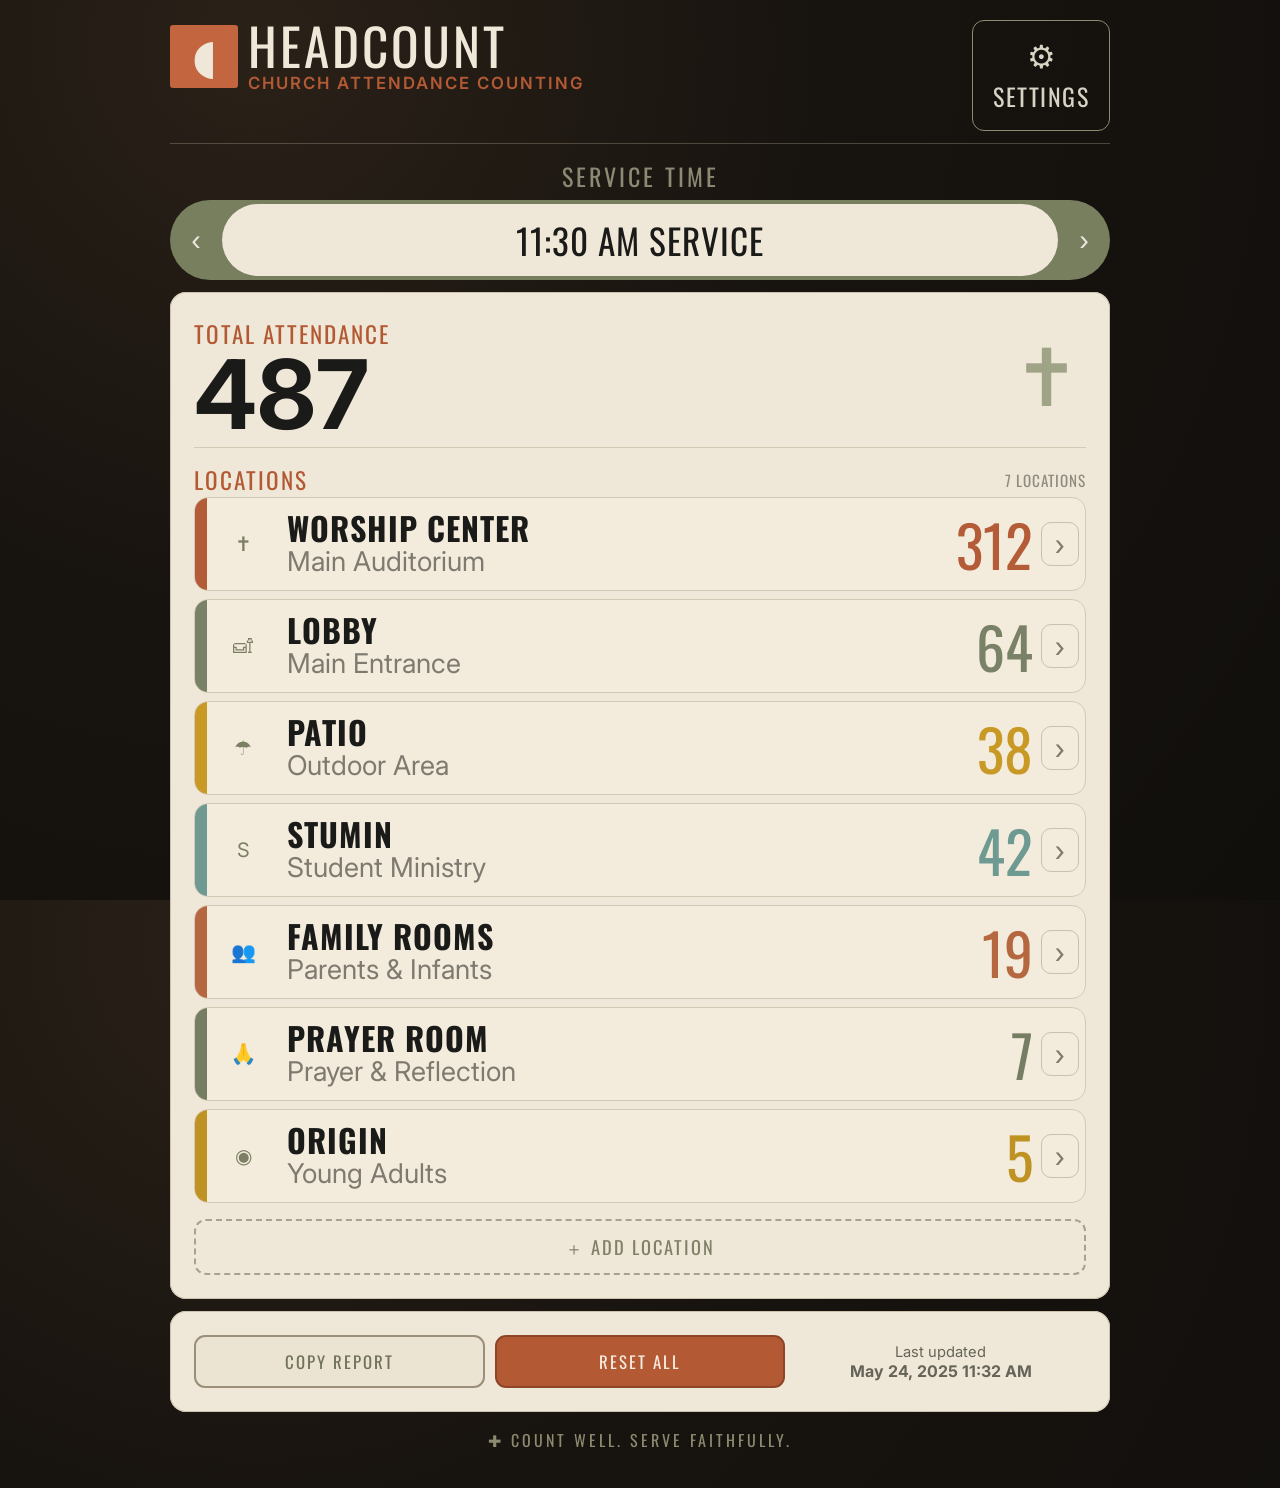
<file: index.html>
<!doctype html>
<html lang="en">
<head>
  <meta charset="UTF-8" />
  <meta name="viewport" content="width=device-width, initial-scale=1.0" />
  <title>Headcount · Dashboard</title>
  <link rel="preconnect" href="https://fonts.googleapis.com">
  <link rel="preconnect" href="https://fonts.gstatic.com" crossorigin>
  <link href="https://fonts.googleapis.com/css2?family=Oswald:wght@300;400;500;600&family=Inter:wght@300;400;600;700&display=swap" rel="stylesheet">
  <link rel="stylesheet" href="style.css" />
</head>
<body>
  <div class="app-shell">
    <header class="topbar">
      <div class="brand">
        <div class="brand-mark">◖</div>
        <div>
          <h1>HEADCOUNT</h1>
          <p>CHURCH ATTENDANCE COUNTING</p>
        </div>
      </div>
      <a class="settings-btn" href="settings.html" aria-label="settings">⚙<span>SETTINGS</span></a>
    </header>

    <section class="service-picker">
      <h2>SERVICE TIME</h2>
      <div class="picker-control">
        <button id="prevService">‹</button>
        <div id="serviceLabel">11:30 AM SERVICE</div>
        <button id="nextService">›</button>
      </div>
    </section>

    <main class="card stack-gap">
      <section class="summary">
        <div>
          <h3>TOTAL ATTENDANCE</h3>
          <div class="total" id="totalCount">487</div>
        </div>
        <div class="church-art" aria-hidden="true">✝</div>
      </section>

      <section>
        <div class="section-head">
          <h3>LOCATIONS</h3>
          <span>7 LOCATIONS</span>
        </div>
        <div id="locationList"></div>
        <button class="add-btn" id="addLocation">＋ ADD LOCATION</button>
      </section>
    </main>

    <footer class="bottom-actions card">
      <button class="ghost">COPY REPORT</button>
      <button class="accent" id="resetAll">RESET ALL</button>
      <div class="updated">Last updated<br><strong id="updatedAt">May 24, 2025 11:32 AM</strong></div>
    </footer>

    <p class="motto">✚ COUNT WELL. SERVE FAITHFULLY.</p>
  </div>
  <script src="script.js"></script>
</body>
</html>
</file>
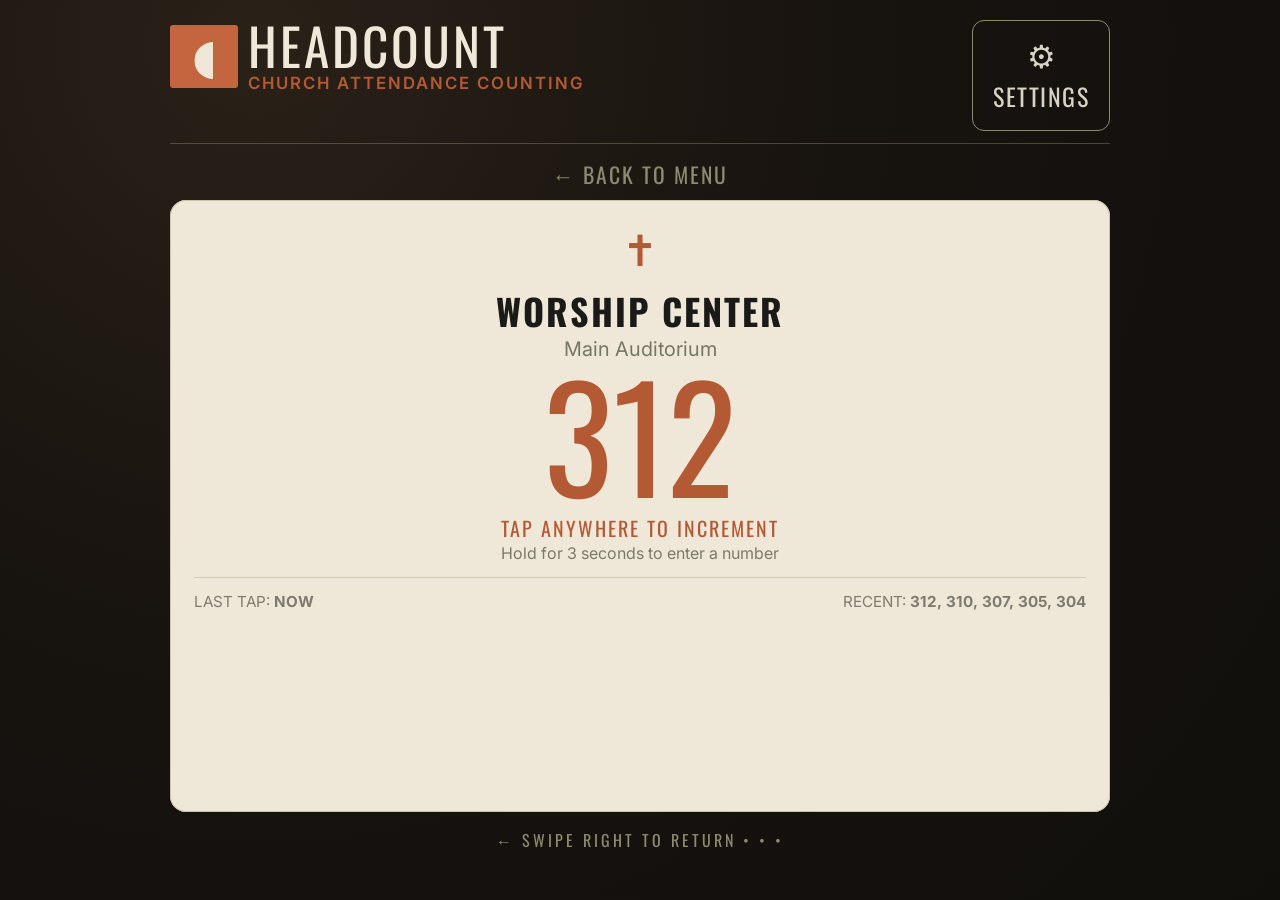
<file: counter.html>
<!doctype html>
<html lang="en">
<head>
  <meta charset="UTF-8" />
  <meta name="viewport" content="width=device-width, initial-scale=1.0" />
  <title>Headcount · Counter</title>
  <link rel="preconnect" href="https://fonts.googleapis.com">
  <link rel="preconnect" href="https://fonts.gstatic.com" crossorigin>
  <link href="https://fonts.googleapis.com/css2?family=Oswald:wght@300;400;500;600&family=Inter:wght@300;400;600;700&display=swap" rel="stylesheet">
  <link rel="stylesheet" href="style.css" />
</head>
<body>
  <div class="app-shell">
    <header class="topbar">
      <div class="brand">
        <div class="brand-mark">◖</div>
        <div>
          <h1>HEADCOUNT</h1>
          <p>CHURCH ATTENDANCE COUNTING</p>
        </div>
      </div>
      <a class="settings-btn" href="settings.html" aria-label="settings">⚙<span>SETTINGS</span></a>
    </header>

    <a class="back-link" href="index.html">← BACK TO MENU</a>

    <main class="card counter-screen" id="tapTarget">
      <div class="location-icon">✝</div>
      <h2>WORSHIP CENTER</h2>
      <p>Main Auditorium</p>
      <div class="counter-number" id="counterValue">312</div>
      <p class="hint">TAP ANYWHERE TO INCREMENT</p>
      <small>Hold for 3 seconds to enter a number</small>
      <hr/>
      <div class="counter-meta">
        <span>LAST TAP: <strong id="lastTap">NOW</strong></span>
        <span>RECENT: <strong id="recent">312, 310, 307, 305, 304</strong></span>
      </div>
    </main>

    <p class="motto">← SWIPE RIGHT TO RETURN • • •</p>
  </div>
  <script src="script.js"></script>
</body>
</html>
</file>
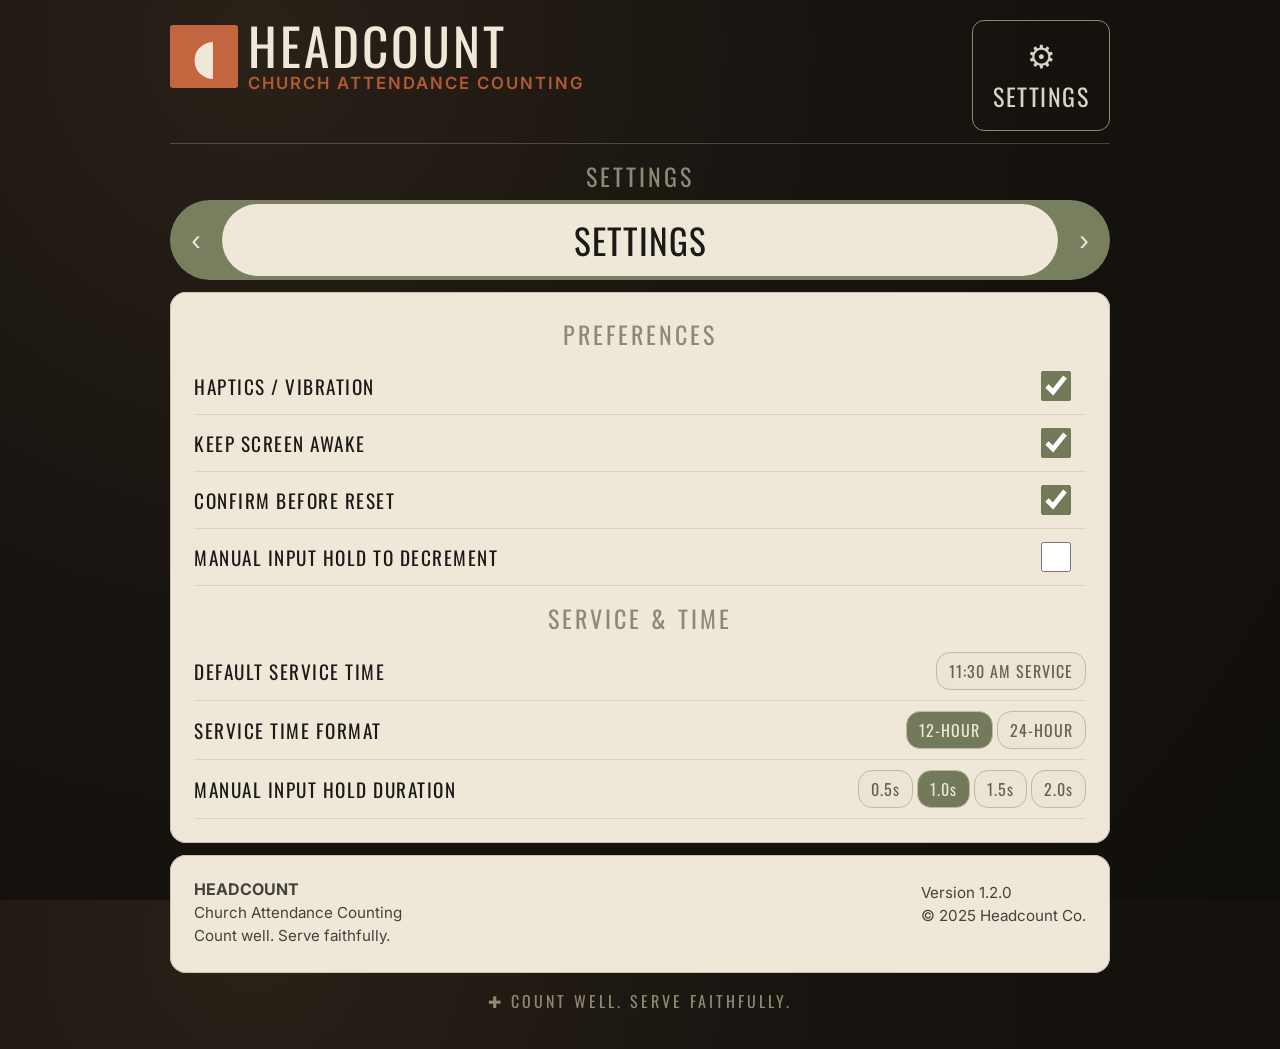
<file: settings.html>
<!doctype html>
<html lang="en">
<head>
  <meta charset="UTF-8" />
  <meta name="viewport" content="width=device-width, initial-scale=1.0" />
  <title>Headcount · Settings</title>
  <link rel="preconnect" href="https://fonts.googleapis.com">
  <link rel="preconnect" href="https://fonts.gstatic.com" crossorigin>
  <link href="https://fonts.googleapis.com/css2?family=Oswald:wght@300;400;500;600&family=Inter:wght@300;400;600;700&display=swap" rel="stylesheet">
  <link rel="stylesheet" href="style.css" />
</head>
<body>
  <div class="app-shell">
    <header class="topbar">
      <div class="brand">
        <div class="brand-mark">◖</div>
        <div>
          <h1>HEADCOUNT</h1>
          <p>CHURCH ATTENDANCE COUNTING</p>
        </div>
      </div>
      <a class="settings-btn" href="settings.html" aria-label="settings">⚙<span>SETTINGS</span></a>
    </header>

    <section class="service-picker">
      <h2>SETTINGS</h2>
      <div class="picker-control">
        <button onclick="location.href='index.html'">‹</button>
        <div>SETTINGS</div>
        <button onclick="location.href='counter.html'">›</button>
      </div>
    </section>

    <main class="card stack-gap">
      <section>
        <h3 class="prefs-title">PREFERENCES</h3>
        <div class="setting-row"><label>HAPTICS / VIBRATION</label><input type="checkbox" checked></div>
        <div class="setting-row"><label>KEEP SCREEN AWAKE</label><input type="checkbox" checked></div>
        <div class="setting-row"><label>CONFIRM BEFORE RESET</label><input type="checkbox" checked></div>
        <div class="setting-row"><label>MANUAL INPUT HOLD TO DECREMENT</label><input type="checkbox"></div>
      </section>

      <section>
        <h3 class="prefs-title">SERVICE & TIME</h3>
        <div class="setting-row"><label>DEFAULT SERVICE TIME</label><button class="chip">11:30 AM SERVICE</button></div>
        <div class="setting-row"><label>SERVICE TIME FORMAT</label><div class="group"><button class="chip active">12-HOUR</button><button class="chip">24-HOUR</button></div></div>
        <div class="setting-row"><label>MANUAL INPUT HOLD DURATION</label><div class="group"><button class="chip">0.5s</button><button class="chip active">1.0s</button><button class="chip">1.5s</button><button class="chip">2.0s</button></div></div>
      </section>
    </main>

    <footer class="card legal">
      <div>
        <strong>HEADCOUNT</strong>
        <p>Church Attendance Counting</p>
        <p>Count well. Serve faithfully.</p>
      </div>
      <div>
        <p>Version 1.2.0</p>
        <p>© 2025 Headcount Co.</p>
      </div>
    </footer>

    <p class="motto">✚ COUNT WELL. SERVE FAITHFULLY.</p>
  </div>
</body>
</html>
</file>
<file: style.css>
:root{
  --bg:#17130f;
  --paper:#efe8d8;
  --olive:#737a5a;
  --rust:#b35a35;
  --ink:#1a1a18;
  --muted:#7e7a6b;
  --line:#d4c9b4;
}
*{box-sizing:border-box;-webkit-tap-highlight-color:transparent}
html,body{height:100%}
body{
  margin:0;
  font-family:Inter,sans-serif;
  background:radial-gradient(circle at 20% 5%,#2a2118 0,#17130f 44%,#110f0c 100%);
  color:var(--paper);
}
.app-shell{
  width:min(100%,480px);
  margin:0 auto;
  padding:max(12px,env(safe-area-inset-top)) 12px max(12px,env(safe-area-inset-bottom));
  min-height:100%;
}
.topbar{display:flex;justify-content:space-between;align-items:flex-start;border-bottom:1px solid #9a927d66;padding-bottom:12px;margin-bottom:14px;gap:10px}
.brand{display:flex;gap:10px;align-items:center;min-width:0}
.brand-mark{font-size:20px;background:#c3653f;color:#efe8d8;padding:.25em .45em;border-radius:3px;line-height:.8}
.brand h1{margin:0;font-family:Oswald,sans-serif;font-size:clamp(2rem,10vw,3.2rem);letter-spacing:3px;font-weight:400;line-height:1;white-space:nowrap}
.brand p{margin:2px 0 0;color:var(--rust);letter-spacing:2px;font-weight:600;font-size:.72rem;white-space:nowrap}
.settings-btn{display:flex;flex-direction:column;align-items:center;gap:2px;border:1.5px solid #8c8b70;border-radius:12px;color:#d8d4c5;text-decoration:none;padding:8px 10px;font-size:1.2rem;min-width:68px}
.settings-btn span{font-size:.72rem;letter-spacing:1.5px;font-family:Oswald}

.service-picker h2,.prefs-title{text-align:center;font-family:Oswald;letter-spacing:3px;color:#8b8a74;font-weight:400;margin:0 0 6px;font-size:1.5rem}
.picker-control{display:flex;background:#787f5f;padding:4px;border-radius:999px;align-items:center;gap:4px;margin:0 auto 12px}
.picker-control button{border:none;background:transparent;color:#eae8dc;font-size:1.8rem;padding:6px 10px;cursor:pointer;line-height:1;min-width:44px;min-height:44px}
.picker-control div{flex:1;background:var(--paper);color:var(--ink);border-radius:999px;text-align:center;font-family:Oswald;letter-spacing:1px;padding:10px 8px;font-size:1.5rem;white-space:nowrap;overflow:hidden;text-overflow:ellipsis}

.card{background:var(--paper);color:var(--ink);border-radius:16px;padding:14px;box-shadow:inset 0 0 0 1px #cbc1ad}
.stack-gap{display:flex;flex-direction:column;gap:14px}
.summary{display:flex;justify-content:space-between;align-items:center;border-bottom:1px solid var(--line);padding-bottom:10px}
.summary h3,.section-head h3{font-family:Oswald;letter-spacing:2px;color:var(--rust);margin:0;font-size:1.45rem;font-weight:400}
.total{font-size:clamp(3.2rem,23vw,6rem);font-weight:700;line-height:.9}
.church-art{font-size:clamp(2.8rem,15vw,5rem);color:#8d9472;opacity:.8;padding-right:6px}
.section-head{display:flex;justify-content:space-between;align-items:center;color:#8f8b7f;font-family:Oswald;letter-spacing:1px;font-size:.95rem}

.location-row{display:grid;grid-template-columns:8px 44px 1fr auto 46px;align-items:center;border:1px solid var(--line);border-radius:14px;margin-bottom:8px;overflow:hidden;background:#f3ecdd;min-height:74px}
.location-row .bar{height:100%}
.location-row .icon{font-size:1.25rem;text-align:center;color:#7c7f63}
.location-row .name{padding:10px 8px;min-width:0}
.location-row .name strong{display:block;font-family:Oswald;font-size:1.18rem;letter-spacing:1px;line-height:1.1}
.location-row .name span{font-size:.95rem;color:#7e7a6f;display:block;white-space:nowrap;overflow:hidden;text-overflow:ellipsis}
.location-row .count{font-family:Oswald;font-size:2.25rem;padding:0 8px;color:var(--rust)}
.location-row .open{display:flex;align-items:center;justify-content:center;height:44px;width:38px;border:1px solid #c9c0ad;border-radius:10px;margin-right:6px;text-decoration:none;color:#7f7a68;font-size:1.8rem}
.add-btn{width:100%;margin-top:8px;background:transparent;border:2px dashed #a9a08f;border-radius:12px;padding:12px;font-family:Oswald;letter-spacing:2px;color:#808067;font-size:1.15rem;min-height:48px}

.bottom-actions{margin-top:12px;display:grid;grid-template-columns:1fr;gap:10px;align-items:center}
.bottom-actions button{padding:12px 10px;border-radius:11px;font-family:Oswald;letter-spacing:2px;font-size:1.05rem;border:2px solid #9b8f79;background:#ece4d3;color:#6f7158;min-height:48px}
.bottom-actions .accent{background:var(--rust);color:#f5ebde;border-color:#8f4528}
.updated{font-size:.92rem;color:#666458;text-align:center}
.updated strong{font-size:1rem}
.motto{text-align:center;font-family:Oswald;letter-spacing:3px;color:#8d8a6f;font-size:1rem}

.back-link{display:block;text-align:center;text-decoration:none;color:#8c8a71;font-family:Oswald;letter-spacing:2px;font-size:1.35rem;margin:6px 0 10px}
.counter-screen{text-align:center;min-height:68vh;user-select:none;touch-action:manipulation}
.counter-screen:active{transform:scale(.998)}
.location-icon{font-size:2.7rem;color:var(--rust)}
.counter-screen h2{font-family:Oswald;letter-spacing:2px;font-size:2.25rem;margin:8px 0 0}
.counter-screen p{margin:0;color:#757663;font-size:1.25rem}
.counter-number{font-size:clamp(5rem,30vw,9rem);line-height:1;color:var(--rust);font-family:Oswald}
.hint{color:var(--rust)!important;letter-spacing:2px;font-family:Oswald;margin-top:8px!important}
.counter-screen small{font-size:1rem;color:#7a7b66;display:block;margin-bottom:6px}
.counter-screen hr{margin:14px 0;border:none;border-top:1px solid var(--line)}
.counter-meta{display:flex;flex-direction:column;gap:6px;font-size:.95rem;color:#7d7b6f;text-align:left}

.setting-row{display:flex;justify-content:space-between;align-items:center;padding:10px 0;border-bottom:1px solid #ddd2be;gap:8px}
.setting-row label{font-family:Oswald;letter-spacing:1.5px;font-size:1.2rem;flex:1}
input[type="checkbox"]{width:54px;height:30px;accent-color:var(--olive)}
.chip{border:1px solid #c4b8a2;background:#ece4d4;color:#666353;border-radius:14px;padding:6px 12px;font-family:Oswald;letter-spacing:1px;font-size:1rem}
.group{display:flex;gap:4px;flex-wrap:wrap;justify-content:flex-end}
.chip.active{background:var(--olive);color:#ece5d4}
.legal{display:flex;justify-content:space-between;margin-top:12px;color:#43433d;gap:12px}
.legal p{margin:.25rem 0;font-size:.95rem}

@media (min-width:700px){
  .app-shell{width:min(100%,980px);padding:20px}
  .brand-mark{font-size:48px}
  .brand p{font-size:1.05rem}
  .settings-btn{padding:16px 20px;font-size:2rem;min-width:130px}
  .settings-btn span{font-size:1.5rem}
  .picker-control div{font-size:2.2rem}
  .card{padding:24px}
  .location-row{grid-template-columns:12px 72px 1fr auto auto;min-height:94px}
  .location-row .name strong{font-size:2rem}
  .location-row .name span{font-size:1.7rem}
  .location-row .count{font-size:3.6rem}
  .bottom-actions{grid-template-columns:1fr 1fr 1fr}
  .counter-meta{flex-direction:row;justify-content:space-between}
}
</file>
